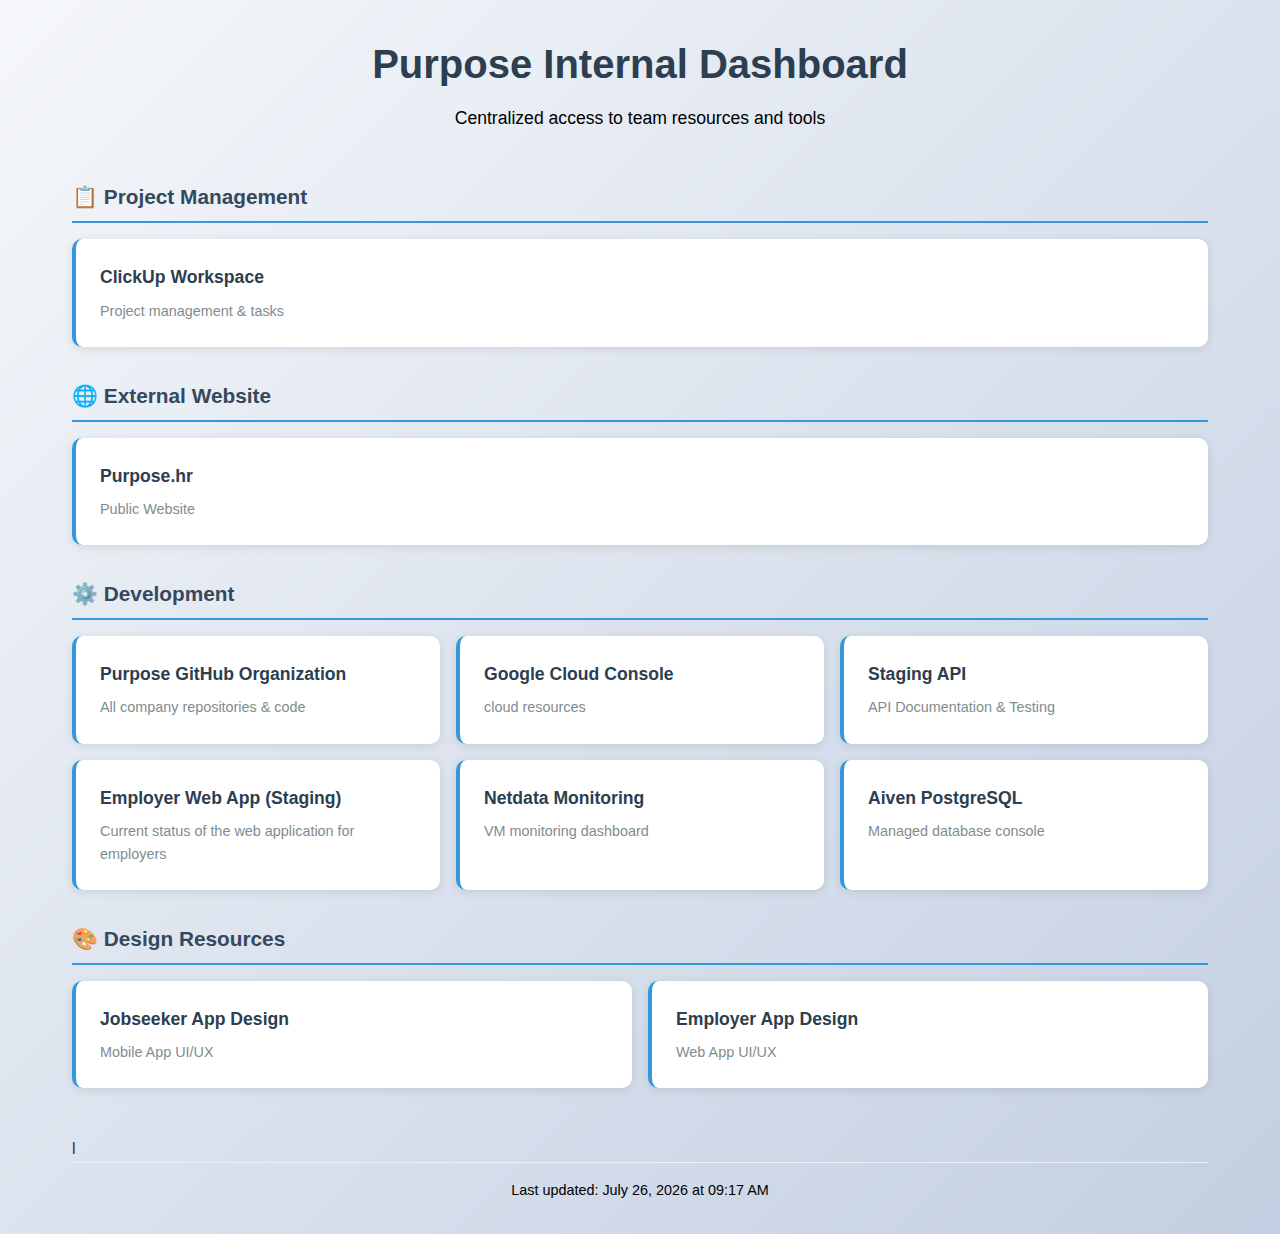
<file: index.html>
<!DOCTYPE html>
<html lang="en">
<head>
    <meta charset="UTF-8">
    <meta name="viewport" content="width=device-width, initial-scale=1.0">
    <title>Purpose Internal Dashboard</title>
    <link rel="stylesheet" href="style.css">
</head>
<body>
    <div class="container">
        <header>
            <h1>Purpose Internal Dashboard</h1>
            <p>Centralized access to team resources and tools</p>
        </header>

        <main>
            <section class="links-grid">
                <div class="link-category">
                    <h2>📋 Project Management</h2>
                    <div class="link-group">
                        <a href="https://app.clickup.com/home" target="_blank" class="link-card">
                            <h3>ClickUp Workspace</h3>
                            <p>Project management & tasks</p>
                        </a>
                    </div>
                </div>

                <div class="link-category">
                    <h2>🌐 External Website</h2>
                    <div class="link-group">
                        <a href="https://www.purpose.hr/" target="_blank" class="link-card">
                            <h3>Purpose.hr</h3>
                            <p>Public Website</p>
                        </a>
                    </div>
                </div>

                <div class="link-category">
                    <h2>⚙️ Development</h2>
                    <div class="link-group">
                        <a href="https://github.com/Purpos3" target="_blank" class="link-card">
                            <h3>Purpose GitHub Organization</h3>
                            <p>All company repositories & code</p>
                        </a>
                        <a href="https://console.cloud.google.com/welcome?inv=1&invt=Ab2qSg&organizationId=874359317781&project=studious-parity-423313-k7" target="_blank" class="link-card">
                            <h3>Google Cloud Console</h3>
                            <p>cloud resources</p>
                        </a>
                        <a href="https://stage.api.purpose.hr/docs#/" target="_blank" class="link-card">
                            <h3>Staging API</h3>
                            <p>API Documentation & Testing</p>
                        </a>
                        <a href="https://stage.web.purpose.hr" target="_blank" class="link-card">
                            <h3>Employer Web App (Staging)</h3>
                            <p>Current status of the web application for employers</p>
                        </a>
                        <a href="https://monitor.cheapo.purpose.hr/spaces/g-kobilarov-space/rooms/monitorcheapopurposehr-local/overview#metrics_correlation=false&after=-900&before=0&utc=Europe%2FBerlin&offset=%2B2&timezoneName=Amsterdam%2C%20Berlin%2C%20Bern%2C%20Rome%2C%20Stockholm%2C%20Vienna&modal=&modalTab=&_o=rc6xCsIwEADQf8nsQRJLjrp2F0GcRI5Lc9EhScVeBBH_3S9wc37Le5v5xg_dcxV4cjE7U6V1Or5WlQqWpqXeuwo4Wnv8RdPhBN5sTHJsfcgjeMYMQ4gWxowBEKOkvBV0cTg30cTKxFdpSmWZuVwA_rb4fAE" target="_blank" class="link-card">
                            <h3>Netdata Monitoring</h3>
                            <p>VM monitoring dashboard</p>
                        </a>
                        <a href="https://console.aiven.io/account/a4b3a234079f/project/purpose/services/purpose1/overview" target="_blank" class="link-card">
                            <h3>Aiven PostgreSQL</h3>
                            <p>Managed database console</p>
                        </a>
                    </div>
                </div>

                <div class="link-category">
                    <h2>🎨 Design Resources</h2>
                    <div class="link-group">
                        <a href="https://www.figma.com/design/xbjrA21vxm0uAWpgA7DVID/Purpose-Mobile-App?node-id=500-2899&t=eH9vZRLOeZ0GIqKd-1" target="_blank" class="link-card">
                            <h3>Jobseeker App Design</h3>
                            <p>Mobile App UI/UX</p>
                        </a>
                        <a href="https://www.figma.com/design/fhP9zCG2H8sLUZE1oSzIVF/Purpose-WebApp?node-id=0-1&t=CLHXcils7Zo5uSqc-1" target="_blank" class="link-card">
                            <h3>Employer App Design</h3>
                            <p>Web App UI/UX</p>
                        </a>
                    </div>
                </div>

            </section>
        </main>l

        <footer>
            <p>Last updated: <span id="last-updated"></span></p>
        </footer>
    </div>

    <script src="script.js"></script>
</body>
</html>
</file>
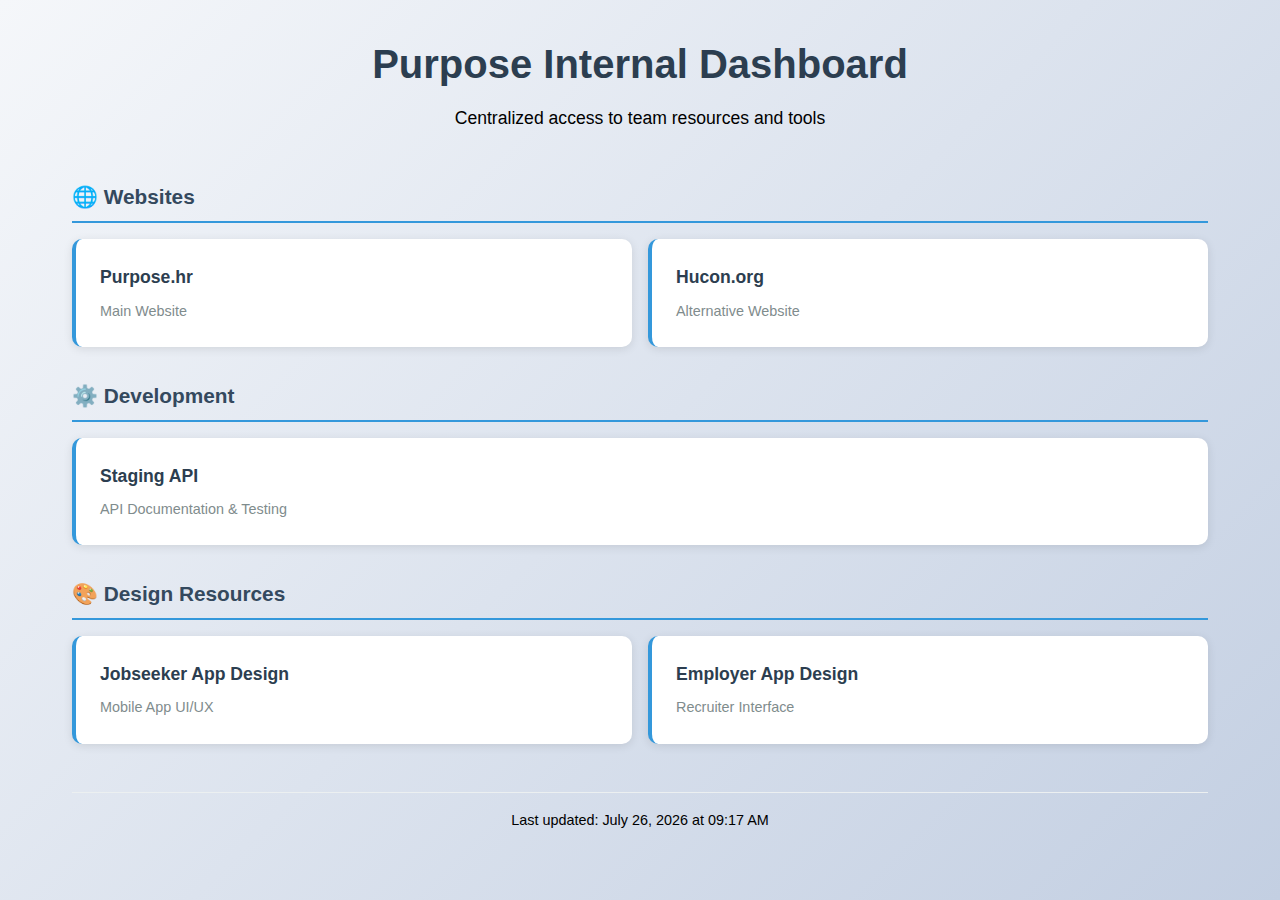
<file: text.html>
<!DOCTYPE html>
<html lang="en">
<head>
    <meta charset="UTF-8">
    <meta name="viewport" content="width=device-width, initial-scale=1.0">
    <title>Purpose Internal Dashboard</title>
    <link rel="stylesheet" href="style.css">
</head>
<body>
    <div class="container">
        <header>
            <h1>Purpose Internal Dashboard</h1>
            <p>Centralized access to team resources and tools</p>
        </header>

        <main>
            <section class="links-grid">
                <div class="link-category">
                    <h2>🌐 Websites</h2>
                    <div class="link-group">
                        <a href="https://www.purpose.hr/" target="_blank" class="link-card">
                            <h3>Purpose.hr</h3>
                            <p>Main Website</p>
                        </a>
                        <a href="https://www.hucon.org/" target="_blank" class="link-card">
                            <h3>Hucon.org</h3>
                            <p>Alternative Website</p>
                        </a>
                    </div>
                </div>

                <div class="link-category">
                    <h2>⚙️ Development</h2>
                    <div class="link-group">
                        <a href="https://stage.api.hucon.org/docs#/" target="_blank" class="link-card">
                            <h3>Staging API</h3>
                            <p>API Documentation & Testing</p>
                        </a>
                    </div>
                </div>

                <div class="link-category">
                    <h2>🎨 Design Resources</h2>
                    <div class="link-group">
                        <a href="https://www.figma.com/design/xbjrA21vxm0uAWpgA7DVID/Purpose-Mobile-App?node-id=500-2899&t=eH9vZRLOeZ0GIqKd-1" target="_blank" class="link-card">
                            <h3>Jobseeker App Design</h3>
                            <p>Mobile App UI/UX</p>
                        </a>
                        <a href="https://www.figma.com/design/yPNLVTts8wA8Qui2cjzXV9/Recruiters-side?node-id=379-51542&t=36Qc8DR7y5VGZYgQ-1" target="_blank" class="link-card">
                            <h3>Employer App Design</h3>
                            <p>Recruiter Interface</p>
                        </a>
                    </div>
                </div>
            </section>
        </main>

        <footer>
            <p>Last updated: <span id="last-updated"></span></p>
        </footer>
    </div>

    <script src="script.js"></script>
</body>
</html>
</file>
<file: style.css>
* {
    margin: 0;
    padding: 0;
    box-sizing: border-box;
}

body {
    font-family: -apple-system, BlinkMacSystemFont, 'Segoe UI', Roboto, sans-serif;
    line-height: 1.6;
    color: #333;
    background: linear-gradient(135deg, #f5f7fa 0%, #c3cfe2 100%);
    min-height: 100vh;
}

.container {
    max-width: 1200px;
    margin: 0 auto;
    padding: 2rem;
}

header {
    text-align: center;
    margin-bottom: 3rem;
}

header h1 {
    font-size: 2.5rem;
    color: #2c3e50;
    margin-bottom: 0.5rem;
}

header p {
    color: #000000;
    font-size: 1.1rem;
}

.links-grid {
    display: grid;
    gap: 2rem;
    margin-bottom: 3rem;
}

.link-category h2 {
    color: #34495e;
    margin-bottom: 1rem;
    font-size: 1.3rem;
    border-bottom: 2px solid #3498db;
    padding-bottom: 0.5rem;
}

.link-group {
    display: grid;
    grid-template-columns: repeat(auto-fit, minmax(280px, 1fr));
    gap: 1rem;
}

.link-card {
    background: white;
    padding: 1.5rem;
    border-radius: 10px;
    text-decoration: none;
    color: inherit;
    box-shadow: 0 2px 10px rgba(0,0,0,0.1);
    transition: all 0.3s ease;
    border-left: 4px solid #3498db;
}

.link-card:hover {
    transform: translateY(-2px);
    box-shadow: 0 4px 20px rgba(0,0,0,0.15);
    border-left-color: #2980b9;
}

.link-card h3 {
    color: #2c3e50;
    margin-bottom: 0.5rem;
    font-size: 1.1rem;
}

.link-card p {
    color: #7f8c8d;
    font-size: 0.9rem;
}

footer {
    text-align: center;
    color: #000000;
    font-size: 0.9rem;
    border-top: 1px solid #ecf0f1;
    padding-top: 1rem;
}

/* Responsive Design */
@media (max-width: 768px) {
    .container {
        padding: 1rem;
    }
    
    header h1 {
        font-size: 2rem;
    }
    
    .link-group {
        grid-template-columns: 1fr;
    }
}
</file>
